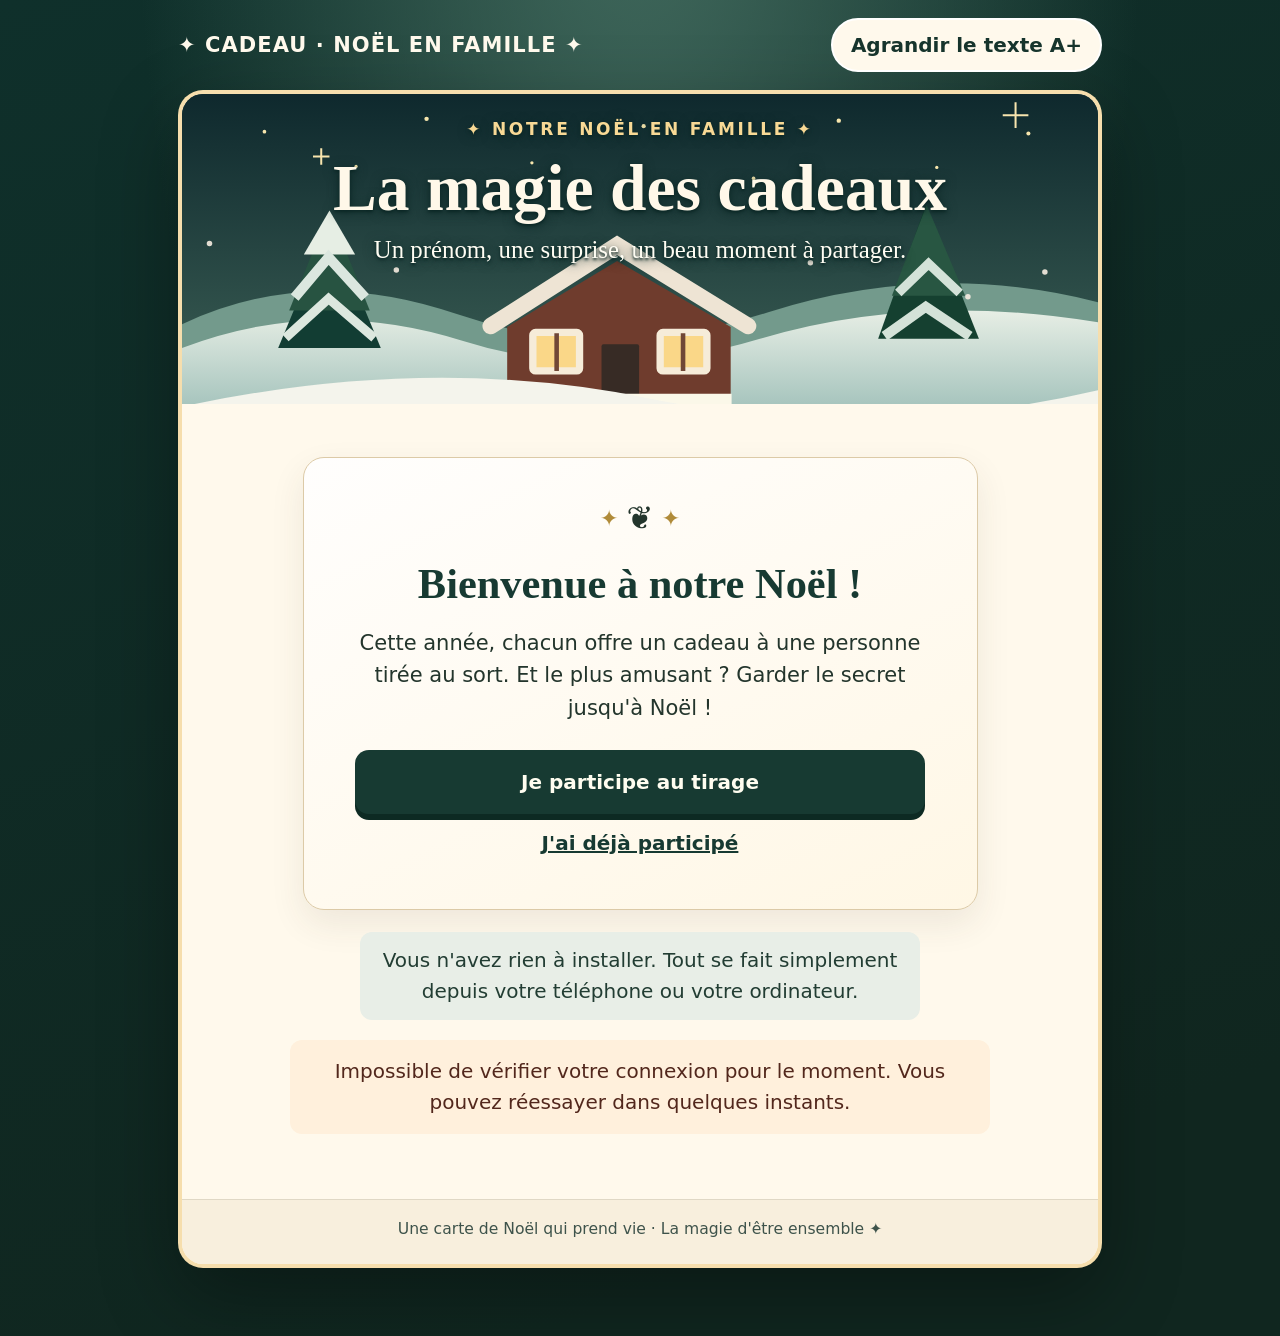
<file: php/public/index.html>
<!doctype html><html lang="fr"><head>
<meta charset="utf-8"><meta name="viewport" content="width=device-width, initial-scale=1">
<meta name="color-scheme" content="light"><title>Bienvenue — Cadeau</title>
<link rel="stylesheet" href="css/style.css">
<script defer src="js/common.js"></script><script defer src="js/app.js"></script>
</head><body><a class="skip" href="#contenu">Aller au contenu</a>
<div class="site">
<header class="site-head">
  <span class="brand">✦ CADEAU · NOËL EN FAMILLE ✦</span>
  <div class="head-actions">
    
    <button id="larger" type="button" aria-pressed="false">Agrandir le texte A+</button>
  </div>
</header>
<main class="sheet" id="contenu">
<div class="hero">
  <img class="village" src="assets/christmas-village.svg" alt="" width="1000" height="360">
  <div class="hero-heading">
    <div class="eyebrow">✦ Notre Noël en famille ✦</div>
    <h1>La magie des cadeaux</h1>
    <p>Un prénom, une surprise, un beau moment à partager.</p>
  </div>
</div>
<section class="page center" id="welcome" aria-labelledby="welcome-title">
  <div class="paper">
    <div class="holly" aria-hidden="true">❦</div>
    <h2 id="welcome-title" tabindex="-1">Bienvenue à notre Noël&nbsp;!</h2>
    <p class="lead">Cette année, chacun offre un cadeau à une personne tirée au sort. Et le plus amusant&nbsp;? Garder le secret jusqu'à Noël&nbsp;!</p>
    <button type="button" class="cta" id="join">Je participe au tirage</button>
    <button type="button" class="ghost" id="already">J'ai déjà participé</button>
  </div>
  <p class="helper">Vous n'avez rien à installer. Tout se fait simplement depuis votre téléphone ou votre ordinateur.</p>
</section>
<section class="page center" id="register" aria-labelledby="register-title" hidden>
  <div class="paper">
    <div class="holly" aria-hidden="true">❦</div>
    <h2 id="register-title" tabindex="-1">Je participe à notre Noël</h2>
    <p>Remplissez simplement ces trois informations.</p>
    <form id="registerForm" class="form" novalidate>
      <div class="field"><label for="register-name">Votre prénom</label><input id="register-name" type="text" autocomplete="given-name" maxlength="100" required></div>
      <div class="field"><label for="register-email">Votre adresse e-mail</label><input id="register-email" type="email" autocomplete="email" inputmode="email" required></div>
      <div class="field"><label for="register-password">Choisissez un mot de passe</label><input id="register-password" type="password" autocomplete="new-password" minlength="12" required><p class="hint">Au moins 12 caractères. Vous pourrez l'enregistrer sur votre appareil.</p></div>
      <button type="submit" class="cta">Enregistrer ma participation</button>
    </form>
    <div class="form-message" id="formMessage" hidden aria-live="polite"></div>
    <button class="back-link" type="button" data-back="welcome">Retour à l'accueil</button>
  </div>
</section>
<section class="page center" id="login" aria-labelledby="login-title" hidden>
  <div class="paper">
    <div class="holly" aria-hidden="true">✦</div>
    <h2 id="login-title" tabindex="-1">Ravi de vous retrouver&nbsp;!</h2>
    <p>Connectez-vous pour consulter votre surprise de Noël.</p>
    <form id="loginForm" class="form" novalidate>
      <div class="field"><label for="login-email">Votre adresse e-mail</label><input id="login-email" type="email" autocomplete="username" inputmode="email" required></div>
      <div class="field"><label for="login-password">Votre mot de passe</label><input id="login-password" type="password" autocomplete="current-password" required></div>
      <button type="submit" class="cta">Me connecter</button>
    </form>
    <button class="ghost" id="forgot" type="button" aria-expanded="false" aria-controls="forgotHelp">J'ai oublié mon mot de passe</button>
    <p class="helper" id="forgotHelp" hidden role="status">Pas de panique&nbsp;! Demandez à l'organisateur de votre Noël un lien pour choisir un nouveau mot de passe. Il pourra vous l'envoyer directement.</p>
    <div class="form-message" id="loginMessage" hidden aria-live="polite"></div>
    <button class="back-link" type="button" data-back="welcome">Retour à l'accueil</button>
  </div>
</section>
<section class="page center" id="waiting" aria-labelledby="waiting-title" hidden>
  <div class="paper">
    <div class="big-icon" aria-hidden="true">🎄</div>
    <h2 id="waiting-title" tabindex="-1">Votre participation est enregistrée&nbsp;!</h2>
    <p class="lead" id="waitingText">L'organisateur doit encore confirmer votre participation.</p>
    <div class="steps"><div class="step"><span class="num" aria-hidden="true">✓</span><span>Vous avez demandé à participer</span></div>
      <div class="step pending"><span class="num" aria-hidden="true">2</span><span>L'organisateur valide les inscriptions</span></div>
      <div class="step pending"><span class="num" aria-hidden="true">3</span><span>Vous pourrez ouvrir votre enveloppe après le tirage</span></div></div>
    <button class="secondary" type="button" id="waitingReturn">Retour à l'accueil</button>
    <button class="back-link" type="button" id="waitingLogout" hidden>Me déconnecter</button>
  </div>
</section>
<footer class="footer">Une carte de Noël qui prend vie · La magie d'être ensemble ✦</footer>
</main></div></body></html>
</file>
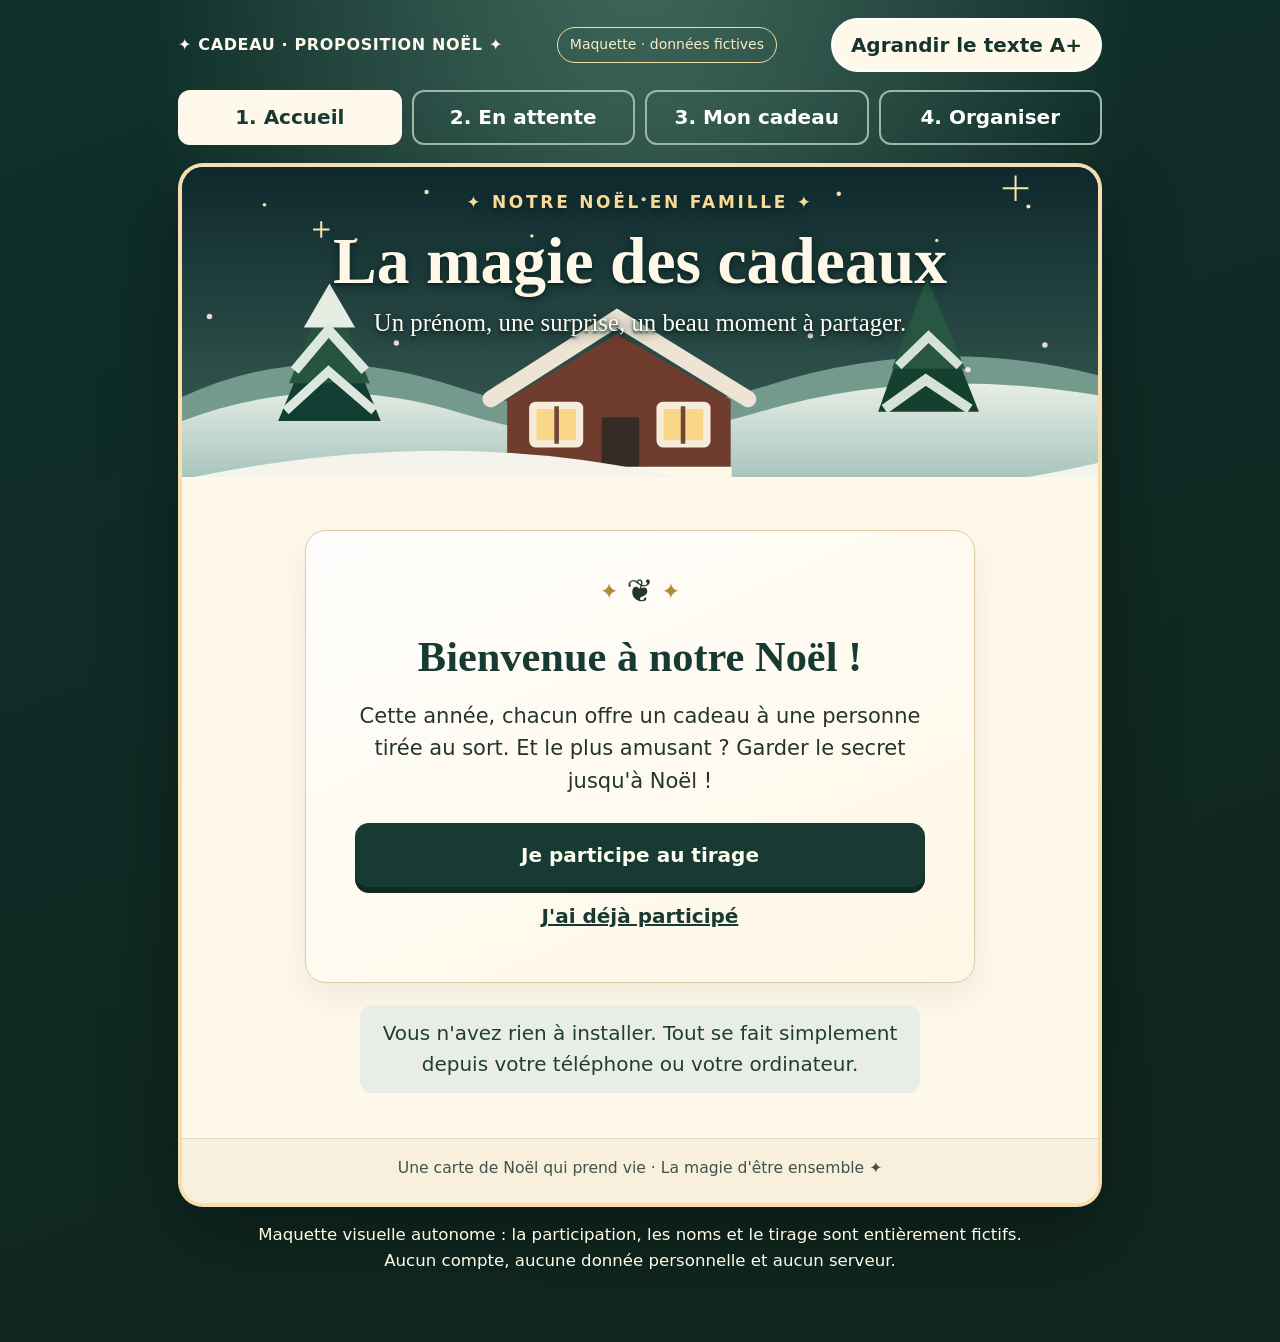
<file: docs/maquette-noel.html>
<!doctype html>
<html lang="fr">
<head>
<meta charset="utf-8">
<meta name="viewport" content="width=device-width, initial-scale=1">
<meta name="color-scheme" content="light">
<title>Cadeau — Maquette Noël magique et accessible</title>
<style>
:root{--fir:#173a32;--fir2:#0e2926;--berry:#9c2838;--cream:#fff9ec;--gold:#f0d38a;--ink:#23352c;--snow:#eef1eb;--bsize:20px;--outer:24px}
*{box-sizing:border-box}
html{scroll-behavior:auto}
body{margin:0;font-family:system-ui,-apple-system,"Segoe UI",Arial,sans-serif;font-size:var(--bsize);line-height:1.55;color:var(--ink);background:radial-gradient(ellipse at 50% -16%,#446d60 0,transparent 56%),linear-gradient(160deg,#0f302b,#10261f 85%);min-height:100vh}
body.large{--bsize:24px}
a{color:inherit}
button{font:inherit;cursor:pointer}
button:focus-visible,a:focus-visible{outline:4px solid #f6b735;outline-offset:5px}
.skip{position:absolute;left:1rem;top:-200px;background:var(--cream);z-index:100;padding:.5rem}
.skip:focus{top:1rem}
.demo{max-width:960px;margin:0 auto;padding:18px 18px 68px}
.demo-head{display:flex;flex-wrap:wrap;gap:12px;align-items:center;justify-content:space-between;color:#fff9ec;margin-bottom:18px}
.demo-head strong{font-size:1rem;letter-spacing:.04em}
.demo-label{font-size:.7em;border:1px solid #eedfa6;border-radius:50px;padding:6px 12px;color:#f8ecc2}
.demo-head button{background:#fff9ec;color:#16342c;border:2px solid #fff;border-radius:50px;padding:9px 18px;font-weight:750;min-height:54px}
.demo-nav{display:flex;gap:10px;flex-wrap:wrap;margin-bottom:18px}
.demo-nav button{color:white;background:transparent;border:2px solid #9cb6ac;border-radius:12px;padding:9px 15px;min-height:55px;font-weight:700;flex:1 1 140px}
.demo-nav button[aria-pressed=true]{background:#fff9ec;color:#173a32;border-color:#fff9ec}
.sheet{overflow:hidden;border:4px solid rgba(243,215,154,.76);border-radius:25px;box-shadow:0 28px 80px #0005;background:var(--cream)}
.hero{position:relative;min-height:245px;background:#15352f;isolation:isolate}
.hero svg{display:block;width:100%;height:310px;object-fit:cover}
.hero-heading{position:absolute;left:5%;right:5%;top:7%;text-align:center;color:#fffdf3;text-shadow:0 2px 12px #0c2826,0 2px 3px #0c2826}
.hero-heading .eyebrow{font-size:.85em;font-weight:750;letter-spacing:.16em;text-transform:uppercase;color:#f8d995}
.hero-heading h1{font-family:Georgia,"Times New Roman",serif;line-height:1.05;font-size:clamp(2.2rem,7vw,4.1rem);margin:12px 0 8px;color:#fff8e9;font-weight:700}
.hero-heading p{font-family:Georgia,"Times New Roman",serif;font-size:clamp(1.1rem,3vw,1.55rem);margin:0}
.page{padding:clamp(22px,5vw,53px) clamp(18px,5vw,80px) 45px;min-height:400px}
.page[hidden]{display:none}
.page h2{font-family:Georgia,"Times New Roman",serif;font-size:clamp(1.9rem,5vw,2.65rem);line-height:1.18;margin:0 0 18px;color:var(--fir)}
.center{text-align:center}
.lead{max-width:620px;margin:0 auto 26px;font-size:1.05em}
button.cta{display:block;width:100%;max-width:570px;margin:17px auto 0;min-height:64px;border:0;border-radius:14px;background:var(--fir);color:#fffdf0;font-weight:800;font-size:1em;padding:14px 20px;box-shadow:0 6px 0 #0d2a23}
button.cta:hover{background:#245246}
button.secondary{display:block;min-height:58px;margin:16px auto 0;border:2px solid var(--fir);border-radius:14px;background:transparent;color:var(--fir);padding:10px 22px;font-weight:750}
button.secondary:hover{background:#e6efe8}
button.ghost{background:transparent;border:0;text-decoration:underline;font-weight:750;padding:14px;min-height:56px;color:var(--fir)}
.paper{background:linear-gradient(155deg,#fffefd,#fff7e5);border:1px solid #dccaa7;border-radius:21px;box-shadow:0 14px 35px #433c2717;padding:clamp(20px,5vw,36px);max-width:670px;margin:0 auto}
.holly{display:flex;align-items:center;justify-content:center;gap:8px;margin-bottom:15px;font-size:1.6em}
.holly::before,.holly::after{content:"✦";font-size:.7em;color:#b08b39}
.helper{max-width:560px;margin:22px auto 0;background:#e8eee7;padding:13px 19px;border-radius:12px;color:#223d33;text-align:center}
.helper b{font-weight:800}
.steps{display:grid;gap:12px;max-width:580px;margin:28px auto 0}
.step{display:flex;gap:15px;align-items:center;text-align:left;background:#f2ead8;padding:17px;border-radius:14px;font-weight:700}
.step .num{display:grid;place-items:center;background:#225340;color:white;border-radius:50%;width:44px;height:44px;flex:none}
.step.pending{background:#f9efda}
.step.pending .num{background:#8e673c}
.envelope{width:min(100%,340px);margin:28px auto 25px;aspect-ratio:1.5;position:relative;border-radius:6px 6px 15px 15px;background:linear-gradient(120deg,#f2dec0,#fff7e5 55%,#e4c69f);border:3px solid #d3b18a;filter:drop-shadow(0 14px 12px #5e482f3a);overflow:hidden}
.envelope:before{content:"";position:absolute;inset:0;clip-path:polygon(0 0,50% 63%,100% 0);background:linear-gradient(180deg,#ead2ac,#fff6db);filter:drop-shadow(0 2px 2px #be9b6f)}
.envelope:after{content:"";position:absolute;width:74px;height:74px;border-radius:50%;left:calc(50% - 37px);top:49%;background:radial-gradient(circle at 28% 25%,#d55b64,#9c2838 52%,#651521);border:4px solid #a8793a;box-shadow:0 1px 6px #503b2b88}
.envelope .seal{position:absolute;z-index:3;left:0;right:0;top:calc(49% + 9px);text-align:center;color:#ffe7b5;font-family:Georgia,serif;font-size:31px;line-height:1.8}
.reveal{border:2px solid #af8241;padding:20px;border-radius:16px;background:#f8ecd4;margin:24px auto 12px;max-width:500px}
.reveal .big-name{font-family:Georgia,serif;font-size:clamp(2rem,7vw,3.7rem);font-weight:700;color:#7e2330;margin:7px 0}
[hidden]{display:none!important}
.wait-mark{font-size:3.1em;line-height:1.3;margin-bottom:15px}
.admin-steps{display:grid;gap:15px;max-width:650px;margin:15px auto}
.admin-step{display:flex;gap:17px;align-items:flex-start;background:#f4eddb;border-radius:17px;padding:20px}
.admin-step .number{flex:none;display:grid;place-items:center;width:54px;height:54px;border-radius:50%;background:#234e3c;color:#fff;font-weight:800;font-size:1.15em}
.admin-step h3{margin:0 0 5px;color:#193d33;font-size:1.16em}
.admin-step p{margin:0;font-size:.95em}
.admin-count{font-size:1.8em;font-weight:850;color:#133f34;margin:10px 0}
.status{display:inline-block;background:#e7eddf;border:2px solid #587961;border-radius:12px;padding:8px 14px;font-weight:700}
.footer{padding:17px 25px 23px;text-align:center;color:#3e534b;font-size:.78em;border-top:1px solid #e0d8c5;background:#f8efdd}
.demo-note{color:#fffbe7;font-size:.83em;text-align:center;margin:15px auto 0;max-width:820px}
@media(max-width:560px){.demo{padding:9px 9px 45px}.hero svg{height:240px}.hero-heading{top:10%}.hero-heading h1{margin:5px 0}.page{padding:23px 18px 36px}.demo-nav button{flex-basis:42%;font-size:.9em}.admin-step{padding:14px;gap:12px}}
@media(prefers-reduced-motion:reduce){*,*:before,*:after{animation:none!important;transition:none!important;scroll-behavior:auto!important}}
</style>
</head>
<body>
<a class="skip" href="#contenu">Aller au contenu</a>
<div class="demo">
  <div class="demo-head">
    <strong>✦ CADEAU · PROPOSITION NOËL ✦</strong>
    <span class="demo-label">Maquette · données fictives</span>
    <button id="larger" type="button" aria-pressed="false">Agrandir le texte A+</button>
  </div>
  <nav class="demo-nav" aria-label="Découvrir les quatre écrans">
    <button type="button" data-view="welcome" aria-pressed="true">1. Accueil</button>
    <button type="button" data-view="waiting" aria-pressed="false">2. En attente</button>
    <button type="button" data-view="gift" aria-pressed="false">3. Mon cadeau</button>
    <button type="button" data-view="admin" aria-pressed="false">4. Organiser</button>
  </nav>
  <main class="sheet" id="contenu">
    <div class="hero">
      <svg role="img" aria-label="Illustration d'un village enneigé, sous les étoiles, avec une maison aux fenêtres illuminées" viewBox="0 0 1000 360" preserveAspectRatio="xMidYMid slice" xmlns="http://www.w3.org/2000/svg">
      <defs><linearGradient id="sky" x1="0" x2="0" y1="0" y2="1"><stop stop-color="#0d272c"/><stop offset="1" stop-color="#3e6257"/></linearGradient><linearGradient id="snow" x1="0" x2="0" y1="0" y2="1"><stop stop-color="#e7eee5"/><stop offset="1" stop-color="#a1c1ba"/></linearGradient></defs>
      <rect width="1000" height="360" fill="url(#sky)"/>
      <g fill="#f7e6ad"><circle cx="90" cy="52" r="2"/><circle cx="190" cy="90" r="1.8"/><circle cx="267" cy="38" r="2.4"/><circle cx="382" cy="86" r="1.8"/><circle cx="504" cy="46" r="2.3"/><circle cx="624" cy="103" r="2"/><circle cx="717" cy="40" r="2.4"/><circle cx="824" cy="91" r="1.8"/><circle cx="924" cy="54" r="2.2"/><path d="M910 20v28m-14-14h28M152 70v18m-9-9h18" stroke="#f8e5ae" stroke-width="2.2"/></g>
      <path d="M0 262 Q140 196 300 251 T640 249 T1000 238 L1000 360H0Z" fill="#739a8c"/>
      <path d="M0 288 Q150 231 306 280 T631 278 T1000 260 L1000 360H0Z" fill="url(#snow)"/>
      <g transform="translate(105,138)"><path d="M0 150 56 15 112 150Z" fill="#123d33"/><path d="M12 109 56 0 100 109Z" fill="#275341"/><path d="M28 48 56 0 84 48Z" fill="#e6eee4"/><path d="M18 95 55 51 95 95" stroke="#dbe7df" stroke-width="11" fill="none"/><path d="M8 139 55 96 105 139" stroke="#dce7de" stroke-width="10" fill="none"/></g>
      <g transform="translate(760,132)"><path d="M0 146 52 0 110 146Z" fill="#154030"/><path d="M15 99 53 0 95 99" fill="#285642"/><path d="M22 96 55 64 89 96" fill="none" stroke="#d4e2d8" stroke-width="10"/><path d="M7 143 52 111 100 143" fill="none" stroke="#d4e2d8" stroke-width="11"/></g>
      <g transform="translate(355,205)"><path d="M0 60 120-12 244 60V140H0Z" fill="#6f3c2d"/><path d="M-18 59 120-29 263 59" fill="none" stroke="#eee4d4" stroke-width="18" stroke-linecap="round"/><rect x="103" y="79" width="41" height="61" rx="2" fill="#372b25"/><rect x="28" y="66" width="51" height="42" rx="3" fill="#fad788" stroke="#f6ecd9" stroke-width="8"/><rect x="167" y="66" width="51" height="42" rx="3" fill="#fad788" stroke="#f6ecd9" stroke-width="8"/><path d="M54 67v41M192 67v41" stroke="#704736" stroke-width="5"/><path d="M0 140h245" stroke="#fbf8e9" stroke-width="14"/></g>
      <g fill="#f8eee2" opacity=".9"><circle cx="30" cy="174" r="3"/><circle cx="234" cy="203" r="3"/><circle cx="686" cy="195" r="3"/><circle cx="858" cy="232" r="3"/><circle cx="942" cy="205" r="3"/><circle cx="456" cy="187" r="2"/></g>
      <path d="M0 352 Q270 294 510 343 T1000 334v26H0Z" fill="#f4f4ec"/>
      </svg>
      <div class="hero-heading">
        <div class="eyebrow">✦ Notre Noël en famille ✦</div>
        <h1>La magie des cadeaux</h1>
        <p>Un prénom, une surprise, un beau moment à partager.</p>
      </div>
    </div>
    <section id="welcome" class="page center" aria-labelledby="welcome-heading">
      <div class="paper">
        <div class="holly" aria-hidden="true">❦</div>
        <h2 id="welcome-heading" tabindex="-1">Bienvenue à notre Noël&nbsp;!</h2>
        <p class="lead">Cette année, chacun offre un cadeau à une personne tirée au sort. Et le plus amusant&nbsp;? Garder le secret jusqu'à Noël&nbsp;!</p>
        <button type="button" class="cta" data-go="waiting">Je participe au tirage</button>
        <button type="button" class="ghost" data-go="gift">J'ai déjà participé</button>
      </div>
      <p class="helper">Vous n'avez rien à installer. Tout se fait simplement depuis votre téléphone ou votre ordinateur.</p>
    </section>
    <section id="waiting" class="page center" aria-labelledby="waiting-heading" hidden>
      <div class="paper">
        <div class="wait-mark" aria-hidden="true">🎄</div>
        <h2 id="waiting-heading" tabindex="-1">Votre participation est enregistrée&nbsp;!</h2>
        <p class="lead">Quand toute la famille sera inscrite, nous pourrons tirer au sort les cadeaux.</p>
        <div class="steps" aria-label="Les trois étapes">
          <div class="step"><span class="num" aria-hidden="true">✓</span><span>Vous participez au Noël en famille</span></div>
          <div class="step pending"><span class="num" aria-hidden="true">2</span><span>Nous attendons les autres participants</span></div>
          <div class="step pending"><span class="num" aria-hidden="true">3</span><span>Vous ouvrirez votre enveloppe</span></div>
        </div>
        <button class="cta" type="button" data-go="gift">Voir l'exemple de mon cadeau</button>
      </div>
    </section>
    <section id="gift" class="page center" aria-labelledby="gift-heading" hidden>
      <div class="paper">
        <div class="holly" aria-hidden="true">✦</div>
        <h2 id="gift-heading" tabindex="-1">Une surprise rien que pour vous</h2>
        <p class="lead" id="gift-intro">Un petit secret se cache dans cette enveloppe…</p>
        <div class="envelope" id="envelope" aria-hidden="true"><span class="seal">✦</span></div>
        <div class="reveal" id="reveal" hidden aria-live="polite">
          <p>Cette année, vous offrirez un cadeau à…</p>
          <p class="big-name">Camille</p>
          <p>Chut… gardez la surprise jusqu'à Noël&nbsp;!</p>
          <p><small>Prénom fictif, uniquement pour cette démonstration.</small></p>
        </div>
        <button class="cta" type="button" id="open-envelope">Ouvrir mon enveloppe</button>
        <button class="secondary" type="button" id="close-envelope" hidden>Refermer mon enveloppe</button>
      </div>
      <p class="helper">Vous pourrez revoir votre destinataire plus tard, depuis votre espace personnel.</p>
    </section>
    <section id="admin" class="page" aria-labelledby="admin-heading" hidden>
      <div class="paper">
        <div class="holly" aria-hidden="true">❦</div>
        <h2 id="admin-heading" class="center" tabindex="-1">Préparons notre Noël</h2>
        <p class="lead center">Tout pour organiser le tirage en trois étapes simples.</p>
        <div class="admin-steps">
          <div class="admin-step"><span class="number" aria-hidden="true">1</span><div><h3>Vérifier les participants</h3><p class="admin-count">8 inscrits</p><p>Deux inscriptions sont encore à valider.</p></div></div>
          <div class="admin-step"><span class="number" aria-hidden="true">2</span><div><h3>Préparer le tirage</h3><p>Relisez la liste de la famille et vérifiez que personne ne manque.</p></div></div>
          <div class="admin-step"><span class="number" aria-hidden="true">3</span><div><h3>Lancer le tirage</h3><p>Un dernier contrôle, puis chaque personne recevra son destinataire.</p><p style="margin-top:12px"><span class="status">En attente des validations</span></p></div></div>
        </div>
        <p class="helper" style="font-size:.85em">Cette vue est illustrative. Aucun participant et aucun tirage réel ne sont modifiés.</p>
      </div>
    </section>
    <footer class="footer">Une carte de Noël qui prend vie · La magie d'être ensemble ✦</footer>
  </main>
  <p class="demo-note">Maquette visuelle autonome : la participation, les noms et le tirage sont entièrement fictifs. Aucun compte, aucune donnée personnelle et aucun serveur.</p>
</div>
<script>
(() => {
  const views=[...document.querySelectorAll('.page')];
  const tabs=[...document.querySelectorAll('[data-view]')];
  function show(id){
    views.forEach(v=>v.hidden=v.id!==id);
    tabs.forEach(t=>t.setAttribute('aria-pressed',String(t.dataset.view===id)));
    const title=document.querySelector('#'+id+' h2');if(title)title.focus({preventScroll:true});
    document.querySelector('.sheet').scrollIntoView({block:'start'});
  }
  tabs.forEach(t=>t.addEventListener('click',()=>show(t.dataset.view)));
  document.querySelectorAll('[data-go]').forEach(t=>t.addEventListener('click',()=>show(t.dataset.go)));
  document.querySelector('#larger').addEventListener('click',e=>{
    const active=document.body.classList.toggle('large');
    e.currentTarget.setAttribute('aria-pressed',String(active));
    e.currentTarget.textContent=active?'Taille normale A−':'Agrandir le texte A+';
  });
  document.querySelector('#open-envelope').addEventListener('click',()=>{
    document.querySelector('#envelope').hidden=true;
    document.querySelector('#reveal').hidden=false;
    document.querySelector('#gift-intro').hidden=true;
    document.querySelector('#open-envelope').hidden=true;
    const closer=document.querySelector('#close-envelope');closer.hidden=false;closer.focus();
  });
  document.querySelector('#close-envelope').addEventListener('click',()=>{
    document.querySelector('#envelope').hidden=false;
    document.querySelector('#reveal').hidden=true;
    document.querySelector('#gift-intro').hidden=false;
    const opener=document.querySelector('#open-envelope');opener.hidden=false;
    document.querySelector('#close-envelope').hidden=true;opener.focus();
  });
})();
</script>
</body>
</html>
</file>
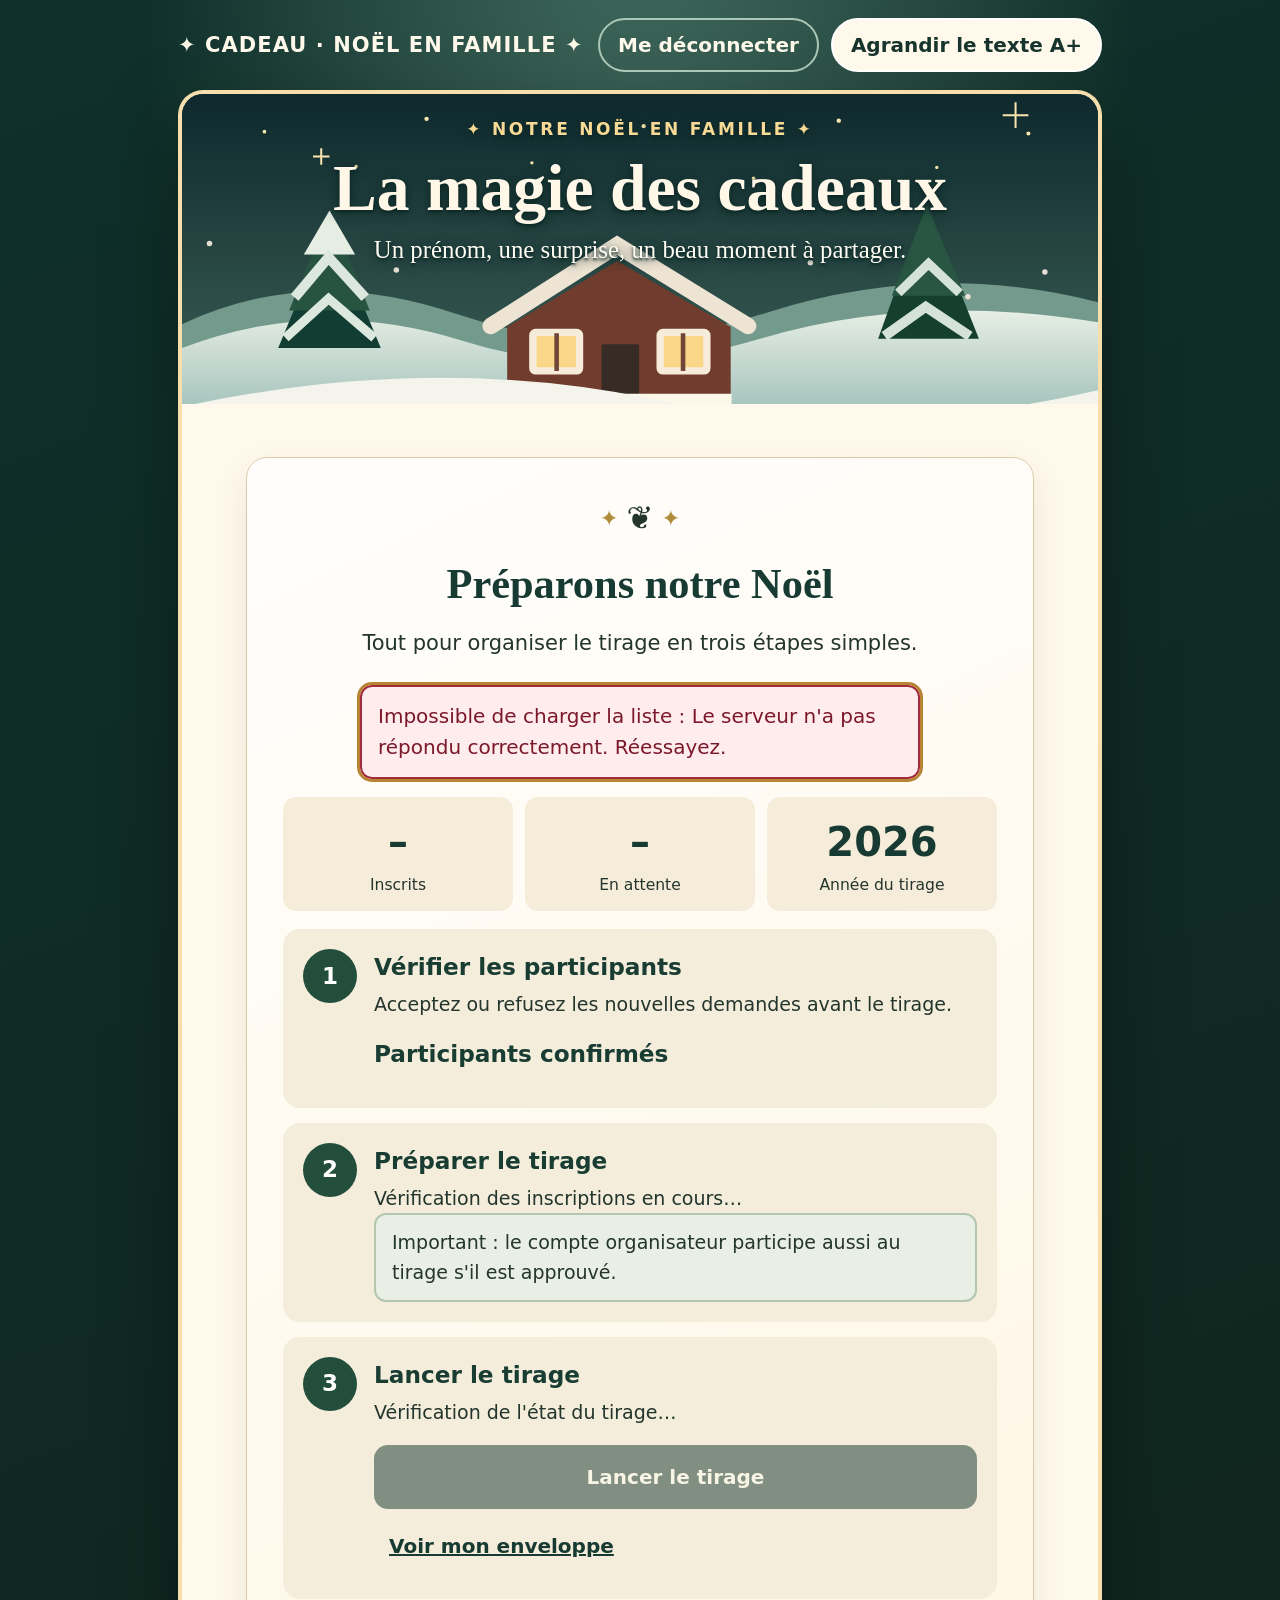
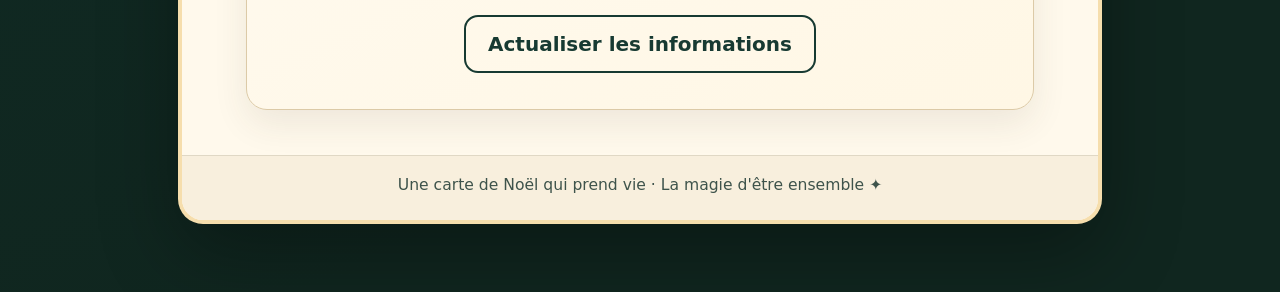
<file: php/public/admin.html>
<!doctype html><html lang="fr"><head>
<meta charset="utf-8"><meta name="viewport" content="width=device-width, initial-scale=1">
<meta name="color-scheme" content="light"><title>Organiser notre Noël — Cadeau</title>
<link rel="stylesheet" href="css/style.css">
<script defer src="js/common.js"></script><script defer src="js/admin.js"></script>
</head><body><a class="skip" href="#contenu">Aller au contenu</a>
<div class="site">
<header class="site-head">
  <span class="brand">✦ CADEAU · NOËL EN FAMILLE ✦</span>
  <div class="head-actions">
    <button type="button" class="logout-button" id="logout">Me déconnecter</button>
    <button id="larger" type="button" aria-pressed="false">Agrandir le texte A+</button>
  </div>
</header>
<main class="sheet" id="contenu">
<div class="hero">
  <img class="village" src="assets/christmas-village.svg" alt="" width="1000" height="360">
  <div class="hero-heading">
    <div class="eyebrow">✦ Notre Noël en famille ✦</div>
    <h1>La magie des cadeaux</h1>
    <p>Un prénom, une surprise, un beau moment à partager.</p>
  </div>
</div>
<section class="page" id="organizer" aria-labelledby="admin-title">
 <div class="paper wide">
  <div class="holly" aria-hidden="true">❦</div>
  <h2 id="admin-title" tabindex="-1" class="center">Préparons notre Noël</h2>
  <p class="lead center">Tout pour organiser le tirage en trois étapes simples.</p>
  <div class="form-message" id="formMessage" hidden aria-live="polite"></div>
  <div class="stat-row" aria-label="État des inscriptions">
    <div class="stat"><strong id="approvedCount">–</strong><span>Inscrits</span></div>
    <div class="stat"><strong id="pendingCount">–</strong><span>En attente</span></div>
    <div class="stat"><strong id="year">–</strong><span>Année du tirage</span></div>
  </div>
  <div class="admin-steps">
   <section class="admin-step" aria-labelledby="step1"><span class="number" aria-hidden="true">1</span><div class="inner">
    <h3 id="step1">Vérifier les participants</h3><p>Acceptez ou refusez les nouvelles demandes avant le tirage.</p>
    <p id="pendingEmpty" class="info-banner" hidden>Toutes les demandes ont été traitées.</p>
    <ul id="pendingList" class="people-list" aria-label="Demandes en attente"></ul>
    <h3 class="spaced">Participants confirmés</h3>
    <ul id="approvedList" class="people-list" aria-label="Participants confirmés"></ul>
   </div></section>
   <section class="admin-step" aria-labelledby="step2"><span class="number" aria-hidden="true">2</span><div class="inner">
    <h3 id="step2">Préparer le tirage</h3>
    <p id="preflight">Vérification des inscriptions en cours…</p>
    <p class="info-banner">Important : le compte organisateur participe aussi au tirage s'il est approuvé.</p>
   </div></section>
   <section class="admin-step" aria-labelledby="step3"><span class="number" aria-hidden="true">3</span><div class="inner">
    <h3 id="step3">Lancer le tirage</h3>
    <p id="drawStatus">Vérification de l'état du tirage…</p>
    <button class="cta" type="button" id="createDrawBtn" disabled>Lancer le tirage</button>
    <button class="secondary" type="button" id="resetDrawBtn" hidden>Réinitialiser le tirage</button>
    <a href="user.html" class="back-link">Voir mon enveloppe</a>
   </div></section>
  </div>
  <button class="secondary" id="reloadData" type="button">Actualiser les informations</button>
 </div>
</section>
<footer class="footer">Une carte de Noël qui prend vie · La magie d'être ensemble ✦</footer>
</main></div>
<dialog id="drawDialog" aria-labelledby="drawDialogTitle">
 <h2 id="drawDialogTitle">Tout est prêt pour Noël&nbsp;?</h2>
 <p id="drawDialogInfo"></p>
 <p>Une fois le tirage lancé, chaque personne pourra découvrir son destinataire. Vérifiez que la liste est complète.</p>
 <div class="dialog-actions"><button type="button" class="cancel" id="cancelDraw">Annuler</button><button type="button" id="confirmDraw">Oui, lancer le tirage</button></div>
</dialog>
<dialog id="resetDialog" aria-labelledby="resetDialogTitle">
 <h2 id="resetDialogTitle">Réinitialiser le tirage</h2>
 <p>Attention&nbsp;: toutes les attributions changeront. Ne faites ceci qu'en cas de nécessité, après avoir prévenu votre famille.</p>
 <div class="field"><label id="yearLabel" for="confirmYear">Pour confirmer, écrivez l'année du tirage</label><input id="confirmYear" type="number" inputmode="numeric" min="2000" max="2100"></div>
 <div class="form-message" id="resetMessage" hidden aria-live="polite"></div>
 <div class="dialog-actions"><button type="button" class="cancel" id="cancelReset">Annuler</button><button type="button" id="confirmReset">Confirmer la réinitialisation</button></div>
</dialog>
<dialog id="helpDialog" aria-labelledby="helpTitle">
  <h2 id="helpTitle">Aider un proche à retrouver son accès</h2>
  <p id="helpDescription">Ce lien personnel permettra de choisir un nouveau mot de passe. Il n'affiche aucun destinataire.</p>
  <p><strong>Valable 30 minutes, une seule utilisation.</strong> Ne l'envoyez qu'à la personne concernée.</p>
  <div class="field">
    <label for="resetShareLink">Lien personnel à transmettre</label>
    <input type="text" id="resetShareLink" readonly autocomplete="off" spellcheck="false">
  </div>
  <div class="form-message" id="copyHelp" aria-live="polite" hidden></div>
  <div class="dialog-actions">
    <button id="copyResetLink" type="button">Copier le lien</button>
    <button class="cancel" id="closeHelp" type="button">Fermer</button>
  </div>
</dialog>
</body></html>
</file>
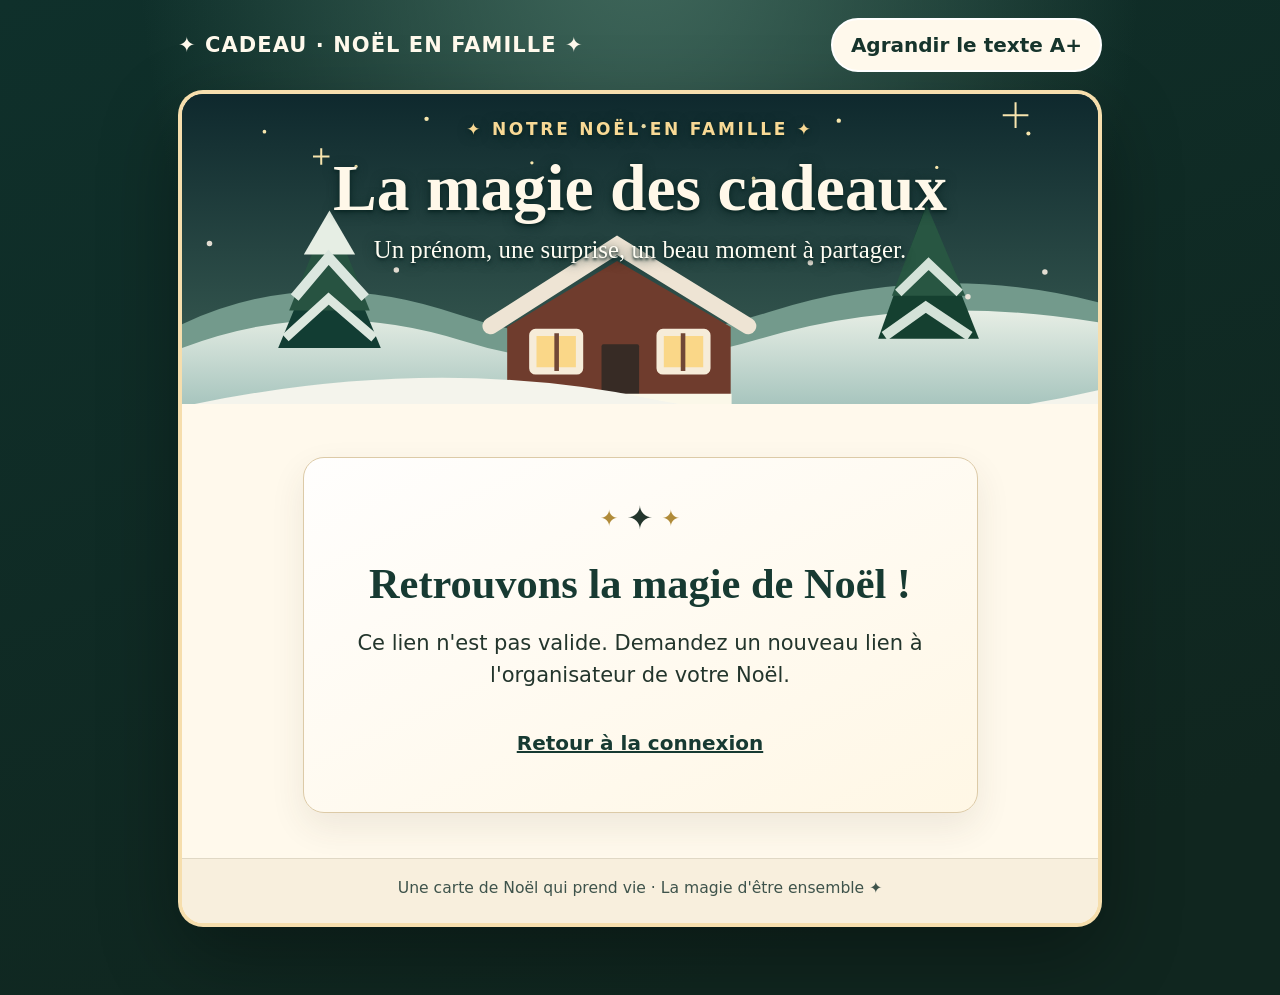
<file: php/public/reset.html>
<!doctype html><html lang="fr"><head>
<meta charset="utf-8"><meta name="viewport" content="width=device-width, initial-scale=1">
<meta name="color-scheme" content="light"><meta name="referrer" content="no-referrer">
<title>Choisir un nouveau mot de passe — Cadeau</title>
<link rel="stylesheet" href="css/style.css">
<script defer src="js/common.js"></script><script defer src="js/reset.js"></script>
</head><body><a class="skip" href="#contenu">Aller au contenu</a>
<div class="site">
<header class="site-head">
  <span class="brand">✦ CADEAU · NOËL EN FAMILLE ✦</span>
  <div class="head-actions">
    
    <button id="larger" type="button" aria-pressed="false">Agrandir le texte A+</button>
  </div>
</header>
<main class="sheet" id="contenu">
<div class="hero">
  <img class="village" src="assets/christmas-village.svg" alt="" width="1000" height="360">
  <div class="hero-heading">
    <div class="eyebrow">✦ Notre Noël en famille ✦</div>
    <h1>La magie des cadeaux</h1>
    <p>Un prénom, une surprise, un beau moment à partager.</p>
  </div>
</div>

<section class="page center" id="reset" aria-labelledby="reset-title">
  <div class="paper">
    <div class="holly" aria-hidden="true">✦</div>
    <h2 id="reset-title" tabindex="-1">Retrouvons la magie de Noël&nbsp;!</h2>
    <p id="resetInfo" class="lead">Choisissez un nouveau mot de passe pour retrouver votre espace personnel.</p>
    <form id="resetForm" class="form" novalidate hidden>
      <div class="field">
        <label for="new-password">Votre nouveau mot de passe</label>
        <input id="new-password" type="password" autocomplete="new-password" minlength="12" maxlength="1024" required>
        <p class="hint">Choisissez au moins 12 caractères. Votre appareil peut vous proposer un mot de passe facile à retrouver.</p>
      </div>
      <div class="field">
        <label for="repeat-password">Confirmez le nouveau mot de passe</label>
        <input id="repeat-password" type="password" autocomplete="new-password" minlength="12" maxlength="1024" required>
      </div>
      <button class="cta" type="submit">Enregistrer mon nouveau mot de passe</button>
    </form>
    <div class="form-message" id="formMessage" hidden aria-live="polite"></div>
    <a class="back-link" href="index.html" id="returnLogin">Retour à la connexion</a>
  </div>
</section>
<footer class="footer">Une carte de Noël qui prend vie · La magie d'être ensemble ✦</footer>
</main></div></body></html>
</file>
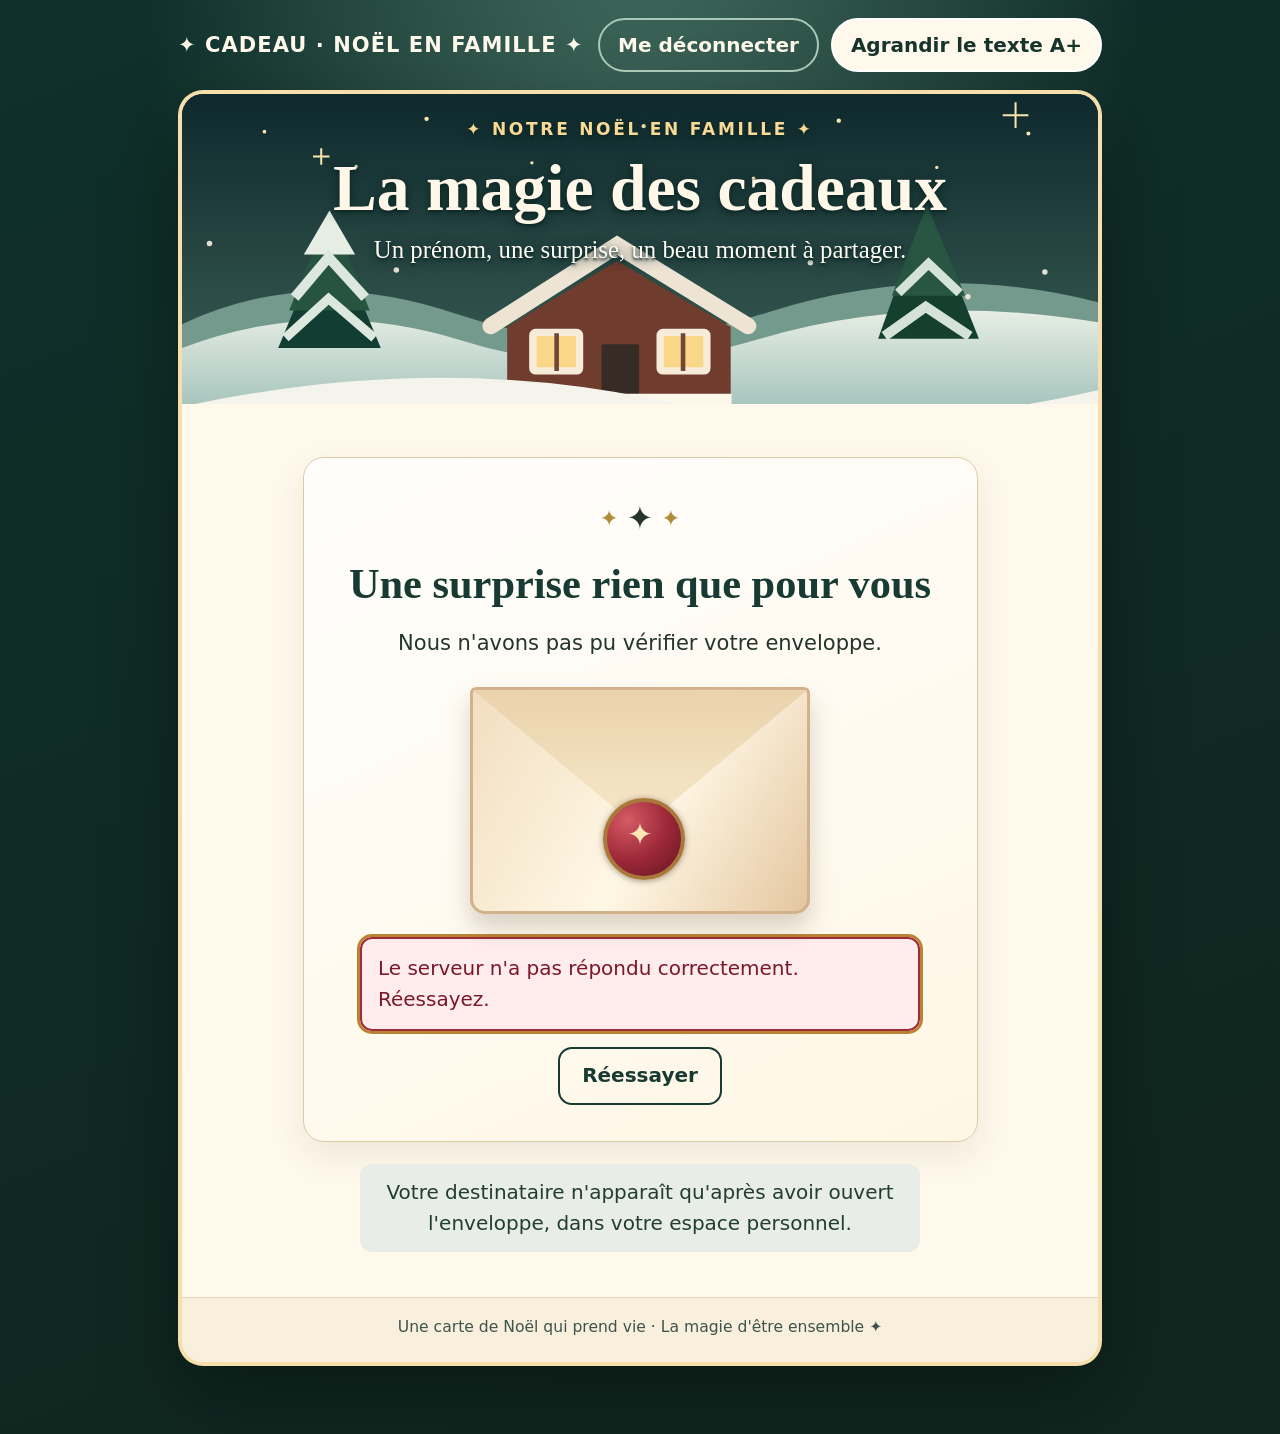
<file: php/public/user.html>
<!doctype html><html lang="fr"><head>
<meta charset="utf-8"><meta name="viewport" content="width=device-width, initial-scale=1">
<meta name="color-scheme" content="light"><title>Mon cadeau — Cadeau</title>
<link rel="stylesheet" href="css/style.css">
<script defer src="js/common.js"></script><script defer src="js/user.js"></script>
</head><body><a class="skip" href="#contenu">Aller au contenu</a>
<div class="site">
<header class="site-head">
  <span class="brand">✦ CADEAU · NOËL EN FAMILLE ✦</span>
  <div class="head-actions">
    <button type="button" class="logout-button" id="logout">Me déconnecter</button>
    <button id="larger" type="button" aria-pressed="false">Agrandir le texte A+</button>
  </div>
</header>
<main class="sheet" id="contenu">
<div class="hero">
  <img class="village" src="assets/christmas-village.svg" alt="" width="1000" height="360">
  <div class="hero-heading">
    <div class="eyebrow">✦ Notre Noël en famille ✦</div>
    <h1>La magie des cadeaux</h1>
    <p>Un prénom, une surprise, un beau moment à partager.</p>
  </div>
</div>
<section class="page center" id="mygift" aria-labelledby="gift-title">
  <div class="paper">
    <div class="holly" aria-hidden="true">✦</div>
    <h2 id="gift-title" tabindex="-1">Une surprise rien que pour vous</h2>
    <p class="lead" id="gift-intro">Nous préparons votre surprise de Noël…</p>
    <div class="envelope" id="envelope" aria-hidden="true"><span class="seal">✦</span></div>
    <div class="form-message" id="formMessage" hidden aria-live="polite"></div>
    <div id="waitingGift" hidden class="stage-note">Le tirage n'a pas encore eu lieu. Revenez bientôt pour ouvrir votre enveloppe&nbsp;!</div>
    <div class="result" id="giftResult" aria-live="polite" hidden>
      <p>Cette année, vous offrirez un cadeau à…</p>
      <p id="recipientName" class="big-name"></p>
      <p>Chut… gardez la surprise jusqu'à Noël&nbsp;!</p>
    </div>
    <button class="cta" type="button" id="open-envelope" disabled hidden>Ouvrir mon enveloppe</button>
    <button class="secondary" type="button" id="close-envelope" hidden>Refermer mon enveloppe</button>
    <button class="secondary" type="button" id="retryGift" hidden>Réessayer</button>
    <a class="back-link" id="adminLink" href="admin.html" hidden>Organiser notre Noël</a>
  </div>
  <p class="helper">Votre destinataire n'apparaît qu'après avoir ouvert l'enveloppe, dans votre espace personnel.</p>
</section>
<footer class="footer">Une carte de Noël qui prend vie · La magie d'être ensemble ✦</footer>
</main></div></body></html>
</file>
<file: php/public/css/style.css>
:root{--fir:#173a32;--fir2:#0e2926;--berry:#9c2838;--cream:#fff9ec;--gold:#f0d38a;--ink:#23352c;--snow:#eef1eb;--bsize:20px;--outer:24px}
*{box-sizing:border-box}
html{scroll-behavior:auto}
body{margin:0;font-family:system-ui,-apple-system,"Segoe UI",Arial,sans-serif;font-size:var(--bsize);line-height:1.55;color:var(--ink);background:radial-gradient(ellipse at 50% -16%,#446d60 0,transparent 56%),linear-gradient(160deg,#0f302b,#10261f 85%);min-height:100vh}
body.large{--bsize:24px}
a{color:inherit}
button{font:inherit;cursor:pointer}
button:focus-visible,a:focus-visible{outline:4px solid #f6b735;outline-offset:5px}
.skip{position:absolute;left:1rem;top:-200px;background:var(--cream);z-index:100;padding:.5rem}
.skip:focus{top:1rem}
.site{max-width:960px;margin:0 auto;padding:18px 18px 68px}
.site-head{display:flex;flex-wrap:wrap;gap:12px;align-items:center;justify-content:space-between;color:#fff9ec;margin-bottom:18px}
.site-head strong{font-size:1rem;letter-spacing:.04em}
.demo-label{font-size:.7em;border:1px solid #eedfa6;border-radius:50px;padding:6px 12px;color:#f8ecc2}
.site-head button{background:#fff9ec;color:#16342c;border:2px solid #fff;border-radius:50px;padding:9px 18px;font-weight:750;min-height:54px}
.demo-nav{display:flex;gap:10px;flex-wrap:wrap;margin-bottom:18px}
.demo-nav button{color:white;background:transparent;border:2px solid #9cb6ac;border-radius:12px;padding:9px 15px;min-height:55px;font-weight:700;flex:1 1 140px}
.demo-nav button[aria-pressed=true]{background:#fff9ec;color:#173a32;border-color:#fff9ec}
.sheet{overflow:hidden;border:4px solid rgba(243,215,154,.76);border-radius:25px;box-shadow:0 28px 80px #0005;background:var(--cream)}
.hero{position:relative;min-height:245px;background:#15352f;isolation:isolate}
.hero svg{display:block;width:100%;height:310px;object-fit:cover}
.hero-heading{position:absolute;left:5%;right:5%;top:7%;text-align:center;color:#fffdf3;text-shadow:0 2px 12px #0c2826,0 2px 3px #0c2826}
.hero-heading .eyebrow{font-size:.85em;font-weight:750;letter-spacing:.16em;text-transform:uppercase;color:#f8d995}
.hero-heading h1{font-family:Georgia,"Times New Roman",serif;line-height:1.05;font-size:clamp(2.2rem,7vw,4.1rem);margin:12px 0 8px;color:#fff8e9;font-weight:700}
.hero-heading p{font-family:Georgia,"Times New Roman",serif;font-size:clamp(1.1rem,3vw,1.55rem);margin:0}
.page{padding:clamp(22px,5vw,53px) clamp(18px,5vw,80px) 45px;min-height:400px}
.page[hidden]{display:none}
.page h2{font-family:Georgia,"Times New Roman",serif;font-size:clamp(1.9rem,5vw,2.65rem);line-height:1.18;margin:0 0 18px;color:var(--fir)}
.center{text-align:center}
.lead{max-width:620px;margin:0 auto 26px;font-size:1.05em}
button.cta{display:block;width:100%;max-width:570px;margin:17px auto 0;min-height:64px;border:0;border-radius:14px;background:var(--fir);color:#fffdf0;font-weight:800;font-size:1em;padding:14px 20px;box-shadow:0 6px 0 #0d2a23}
button.cta:hover{background:#245246}
button.secondary{display:block;min-height:58px;margin:16px auto 0;border:2px solid var(--fir);border-radius:14px;background:transparent;color:var(--fir);padding:10px 22px;font-weight:750}
button.secondary:hover{background:#e6efe8}
button.ghost{background:transparent;border:0;text-decoration:underline;font-weight:750;padding:14px;min-height:56px;color:var(--fir)}
.paper{background:linear-gradient(155deg,#fffefd,#fff7e5);border:1px solid #dccaa7;border-radius:21px;box-shadow:0 14px 35px #433c2717;padding:clamp(20px,5vw,36px);max-width:670px;margin:0 auto}
.holly{display:flex;align-items:center;justify-content:center;gap:8px;margin-bottom:15px;font-size:1.6em}
.holly::before,.holly::after{content:"✦";font-size:.7em;color:#b08b39}
.helper{max-width:560px;margin:22px auto 0;background:#e8eee7;padding:13px 19px;border-radius:12px;color:#223d33;text-align:center}
.helper b{font-weight:800}
.steps{display:grid;gap:12px;max-width:580px;margin:28px auto 0}
.step{display:flex;gap:15px;align-items:center;text-align:left;background:#f2ead8;padding:17px;border-radius:14px;font-weight:700}
.step .num{display:grid;place-items:center;background:#225340;color:white;border-radius:50%;width:44px;height:44px;flex:none}
.step.pending{background:#f9efda}
.step.pending .num{background:#8e673c}
.envelope{width:min(100%,340px);margin:28px auto 25px;aspect-ratio:1.5;position:relative;border-radius:6px 6px 15px 15px;background:linear-gradient(120deg,#f2dec0,#fff7e5 55%,#e4c69f);border:3px solid #d3b18a;filter:drop-shadow(0 14px 12px #5e482f3a);overflow:hidden}
.envelope:before{content:"";position:absolute;inset:0;clip-path:polygon(0 0,50% 63%,100% 0);background:linear-gradient(180deg,#ead2ac,#fff6db);filter:drop-shadow(0 2px 2px #be9b6f)}
.envelope:after{content:"";position:absolute;width:74px;height:74px;border-radius:50%;left:calc(50% - 37px);top:49%;background:radial-gradient(circle at 28% 25%,#d55b64,#9c2838 52%,#651521);border:4px solid #a8793a;box-shadow:0 1px 6px #503b2b88}
.envelope .seal{position:absolute;z-index:3;left:0;right:0;top:calc(49% + 9px);text-align:center;color:#ffe7b5;font-family:Georgia,serif;font-size:31px;line-height:1.8}
.reveal{border:2px solid #af8241;padding:20px;border-radius:16px;background:#f8ecd4;margin:24px auto 12px;max-width:500px}
.reveal .big-name{font-family:Georgia,serif;font-size:clamp(2rem,7vw,3.7rem);font-weight:700;color:#7e2330;margin:7px 0}
[hidden]{display:none!important}
.wait-mark{font-size:3.1em;line-height:1.3;margin-bottom:15px}
.admin-steps{display:grid;gap:15px;max-width:650px;margin:15px auto}
.admin-step{display:flex;gap:17px;align-items:flex-start;background:#f4eddb;border-radius:17px;padding:20px}
.admin-step .number{flex:none;display:grid;place-items:center;width:54px;height:54px;border-radius:50%;background:#234e3c;color:#fff;font-weight:800;font-size:1.15em}
.admin-step h3{margin:0 0 5px;color:#193d33;font-size:1.16em}
.admin-step p{margin:0;font-size:.95em}
.admin-count{font-size:1.8em;font-weight:850;color:#133f34;margin:10px 0}
.status{display:inline-block;background:#e7eddf;border:2px solid #587961;border-radius:12px;padding:8px 14px;font-weight:700}
.footer{padding:17px 25px 23px;text-align:center;color:#3e534b;font-size:.78em;border-top:1px solid #e0d8c5;background:#f8efdd}
.site-note{color:#fffbe7;font-size:.83em;text-align:center;margin:15px auto 0;max-width:820px}
@media(max-width:560px){.site{padding:9px 9px 45px}.hero svg{height:240px}.hero-heading{top:10%}.hero-heading h1{margin:5px 0}.page{padding:23px 18px 36px}.demo-nav button{flex-basis:42%;font-size:.9em}.admin-step{padding:14px;gap:12px}}
@media(prefers-reduced-motion:reduce){*,*:before,*:after{animation:none!important;transition:none!important;scroll-behavior:auto!important}}

/* Cadeau v3 : écrans réellement reliés au backend PHP. */
.site-head .brand{color:#fff9ec;font-size:1.05em;font-weight:850;letter-spacing:.05em}
.site-head .head-actions{display:flex;flex-wrap:wrap;gap:12px;align-items:center}
.site-head .logout-button{color:#fff9ec;background:transparent;border:2px solid #abc8b6}
.site-head .logout-button:hover{background:#245046}
.hero .village{width:100%;height:310px;object-fit:cover;display:block}
.page .paper{max-width:675px}
.page .paper.wide{max-width:810px}
.form{display:grid;gap:20px;text-align:left;margin:24px auto 0;max-width:530px}
.field{display:grid;gap:8px}
.field label{font-weight:760}
.field input{width:100%;min-height:64px;padding:12px 16px;font:inherit;background:#fff;color:var(--ink);border:2px solid #738e7b;border-radius:12px}
.field input:focus-visible{outline:4px solid #b88433;outline-offset:2px}
.field .hint{font-size:.88em;color:#405a4d;line-height:1.45}
.field input[aria-invalid=true]{border-color:#aa2538}
.form .cta{margin:12px auto 0}
.form-message{margin:22px auto 10px;max-width:560px;padding:14px 16px;border:2px solid #8a5d43;border-radius:12px;background:#fff0d7;text-align:left;color:#432d24}
.form-message[data-type=error]{border-color:#a02b3c;background:#ffeced;color:#7b182a}
.form-message[data-type=success]{border-color:#477c51;background:#e2f1dc;color:#17422a}
.form-message:focus{outline:3px solid #b88433}
[data-busy=true]{opacity:.72;cursor:wait}
button:disabled{opacity:.52;cursor:not-allowed;box-shadow:none!important}
.big-icon{text-align:center;font-size:3.3em;line-height:1.2}
.spaced{margin-top:22px}
.back-link{background:none;border:0;color:var(--fir);font-weight:750;text-decoration:underline;min-height:58px;padding:10px 15px;margin:12px auto 0;display:block}
.stage-note{background:#e9efe7;border-radius:15px;padding:15px;margin:22px 0;color:var(--ink)}
.steps{margin:24px auto 10px}
.subtle{font-size:.87em;color:#435b4f}
body.large .subtle,body.large .hint{font-size:.9em}
.admin-steps{max-width:770px}
.admin-step{align-items:flex-start}
.admin-step .number{min-width:54px}
.admin-step .inner{flex:1;min-width:0}
.admin-step .cta,.admin-step .secondary{margin:18px 0 0;max-width:100%}
.stat-row{display:grid;grid-template-columns:repeat(3,minmax(0,1fr));gap:12px;margin:18px 0}
.stat{background:#f6ecda;padding:14px 10px;text-align:center;border-radius:13px}
.stat strong{display:block;font-size:clamp(1.4em,4vw,2em);color:var(--fir)}
.stat span{display:block;font-size:.78em}
.people-list{display:grid;gap:10px;margin:16px 0 0;list-style:none;padding:0}
.person{background:#fffaf0;border:2px solid #e2d2b4;padding:13px 15px;border-radius:13px;display:flex;justify-content:space-between;align-items:center;gap:14px;flex-wrap:wrap}
.person-name{display:block;font-weight:800;overflow-wrap:anywhere}
.person-mail{display:block;font-size:.85em;color:#48594d;overflow-wrap:anywhere}
.person-buttons{display:flex;flex-wrap:wrap;gap:10px}
.person-buttons button{padding:10px 16px;min-height:56px;border-radius:12px;font-weight:800;border:2px solid #28533c;background:var(--fir);color:white}
.person-buttons button.danger{background:#fff8f1;color:#852a34;border-color:#9c2838}
.info-banner{margin:12px 0;padding:13px 16px;border-radius:12px;background:#e9efe5;border:2px solid #b2c6b0}
.info-banner.warning{background:#fff0d9;border-color:#c99550}
.info-banner.error{background:#ffedf0;border-color:#bd5760}
.result{padding:22px 12px;border:2px solid #c9a16d;background:#fff4dc;border-radius:16px;margin:22px 0;text-align:center}
.result .big-name{font-family:Georgia,serif;color:#8a2333;font-size:clamp(2.2em,7vw,3.6em);line-height:1.2;font-weight:700;overflow-wrap:anywhere}
.envelope{margin-bottom:23px}
dialog{position:fixed;margin:auto;max-width:min(580px,calc(100vw - 28px));max-height:calc(100dvh - 28px);overflow:auto;border-radius:20px;border:3px solid #a77f47;padding:28px;background:var(--cream);color:var(--ink);box-shadow:0 22px 90px #0009}
dialog::backdrop{background:#081d19c9}
dialog h2{font-family:Georgia,serif;color:var(--fir);font-size:1.8em}
dialog .dialog-actions{display:flex;gap:14px;flex-wrap:wrap;margin-top:18px}
dialog .dialog-actions button{min-height:58px;flex:1 1 170px;border-radius:13px;border:2px solid var(--fir);background:var(--fir);color:#fff;font-weight:800;padding:10px}
dialog .dialog-actions button.cancel{background:transparent;color:var(--fir)}
dialog input[type=number]{width:100%;min-height:60px;font-size:inherit;padding:12px;border:2px solid #526d59;border-radius:12px}
.error-fallback{max-width:700px;margin:20px auto;border-radius:12px;padding:16px;background:#fff0dc;color:#52271c}
.spacer{margin:20px 0}
@media (max-width:560px){
 .site-head{justify-content:center;text-align:center}
 .site-head .head-actions{justify-content:center}
 .hero .village{height:240px}
 .hero-heading{top:8%}
 .hero-heading .eyebrow{font-size:.69em;letter-spacing:.07em}
 .hero-heading h1{font-size:clamp(2rem,8.1vw,3.5rem)}
 .hero-heading p{font-size:clamp(.85rem,4vw,1.2rem)}
 .stat-row{grid-template-columns:repeat(2,minmax(0,1fr))}
 .admin-step{padding:14px;gap:10px}
 .person-buttons{width:100%}
 .person-buttons button{flex:1}
}
@media(max-width:360px){.hero-heading h1{font-size:1.85rem}.stat-row{grid-template-columns:1fr}}
@media(forced-colors:active){button,.step,.paper,.envelope{forced-color-adjust:auto}}

/* Assistance familiale : boutons lisibles sans supprimer l'identité festive. */
.person-buttons .help-account{background:#fff5e2;color:#173a32;border:2px solid #a8793a}
.person-buttons .help-account:hover{background:#f3e3c5}
#resetShareLink{font-family:system-ui,-apple-system,"Segoe UI",Arial,sans-serif;font-size:.85em;overflow-wrap:anywhere;background:#fffcf2}
#helpDialog .field{margin:17px 0}
</file>
